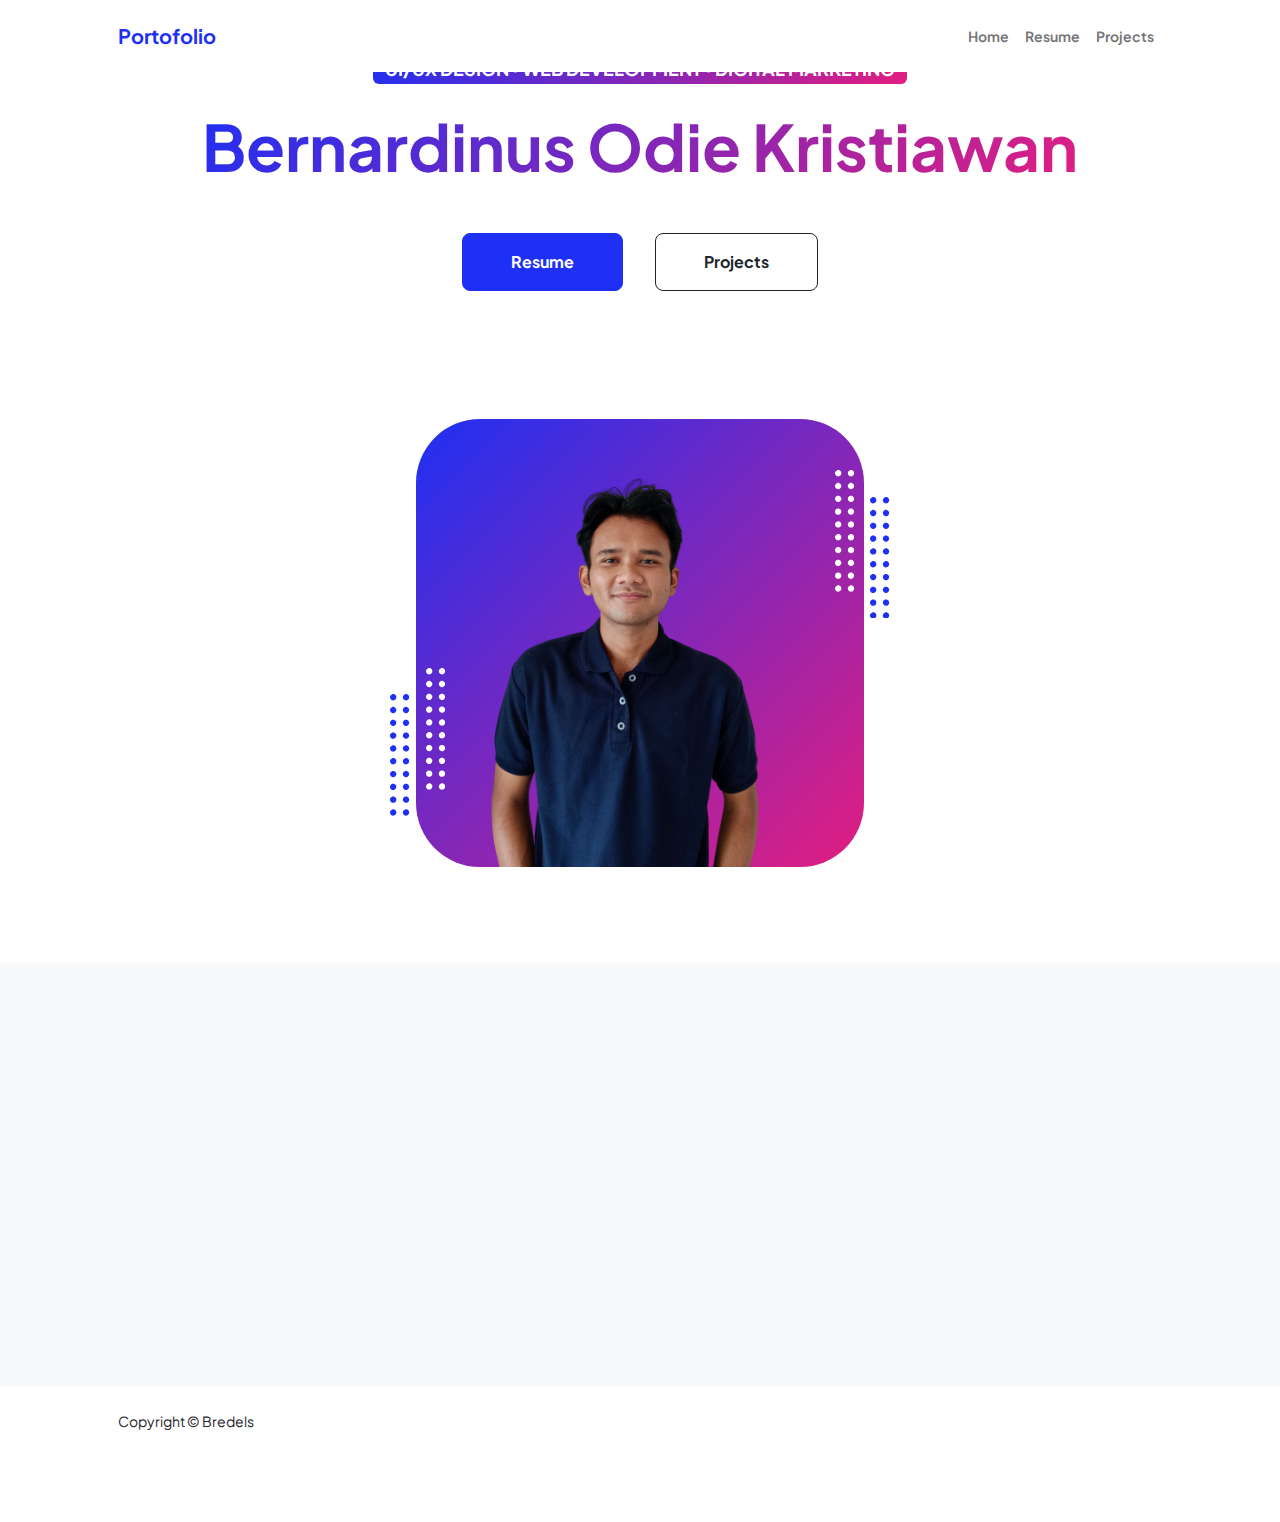
<file: index.html>
<!DOCTYPE html>
<html lang="en">
    <style>
        /* Animasi geser atas */
        .slide-up {
            opacity: 0;
            transform: translateY(100%);
            transition: all 1s ease-out;
        }

        .slide-up-visible {
            opacity: 1;
            transform: translateY(0);
        }

        .text-center {
            text-align: center;
        }

        .text-xxl-start {
            /* contoh styling tambahan */
            font-size: 24px;
        }

        /* Perilaku scroll yang halus */
        html {
            scroll-behavior: smooth;
        }
    </style>
    <head>
        <meta charset="utf-8" />
        <meta name="viewport" content="width=device-width, initial-scale=1, shrink-to-fit=no" />
        <meta name="description" content="" />
        <meta name="author" content="" />
        <title>Home - Portofolio</title>
        <!-- Favicon-->
        <link rel="icon" type="image/x-icon" href="assets/favicon.ico" />
        <!-- Custom Google font-->
        <link rel="preconnect" href="https://fonts.googleapis.com" />
        <link rel="preconnect" href="https://fonts.gstatic.com" crossorigin />
        <link href="https://fonts.googleapis.com/css2?family=Plus+Jakarta+Sans:wght@100;200;300;400;500;600;700;800;900&amp;display=swap" rel="stylesheet" />
        <!-- Bootstrap icons-->
        <link href="https://cdn.jsdelivr.net/npm/bootstrap-icons@1.8.1/font/bootstrap-icons.css" rel="stylesheet" />
        <!-- Core theme CSS (includes Bootstrap)-->
        <link href="css/styles.css" rel="stylesheet" />
    </head>
    <body class="d-flex flex-column h-100">
        <main class="flex-shrink-0">
            <!-- Navigation-->
            <nav class="navbar navbar-expand-lg navbar-light bg-white py-3 fixed-top">
                <div class="container px-5">
                    <a class="navbar-brand" href="index.html"><span class="fw-bolder text-primary">Portofolio</a>
                    <button class="navbar-toggler" type="button" data-bs-toggle="collapse" data-bs-target="#navbarSupportedContent" aria-controls="navbarSupportedContent" aria-expanded="false" aria-label="Toggle navigation"><span class="navbar-toggler-icon"></span></button>
                    <div class="collapse navbar-collapse" id="navbarSupportedContent">
                        <ul class="navbar-nav ms-auto mb-2 mb-lg-0 small fw-bolder">
                            <li class="nav-item"><a class="nav-link" href="index.html">Home</a></li>
                            <li class="nav-item"><a class="nav-link" href="resume.html">Resume</a></li>
                            <li class="nav-item"><a class="nav-link" href="projects.html">Projects</a></li>
<!--                             <li class="nav-item"><a class="nav-link" href="contact.html">Contact</a></li> -->
                        </ul>
                    </div>
                </div>
            </nav>
            <!-- Header-->
            <header class="py-5">
                <div class="container px-5 pb-5">
                    <div class="row gx-5 align-items-center">
                        <div class="col-xxl-5">
                            <!-- Header text content-->
                            <div class="text-center text-xxl-start slide-right">
                                <div class="badge bg-gradient-primary-to-secondary text-white mb-4"><div class="text-uppercase">UI/UX Design &middot; Web Development &middot; Digital Marketing</div></div>
                                <div class="fs-3 fw-light text-muted"></div>
                                <h1 class="display-3 fw-bolder mb-5"><span class="text-gradient d-inline">Bernardinus Odie Kristiawan</span></h1>
                                <div class="d-grid gap-3 d-sm-flex justify-content-sm-center justify-content-xxl-start mb-3">
                                    <a class="btn btn-primary btn-lg px-5 py-3 me-sm-3 fs-6 fw-bolder" href="resume.html">Resume</a>
                                    <a class="btn btn-outline-dark btn-lg px-5 py-3 fs-6 fw-bolder" href="projects.html">Projects</a>
                                </div>
                            </div>
                        </div>
                        <div class="col-xxl-7 slide-left">
                            <!-- Header profile picture-->
                            <div class="d-flex justify-content-center mt-5 mt-xxl-0">
                                <div class="profile bg-gradient-primary-to-secondary">
                                    <!-- TIP: For best results, use a photo with a transparent background like the demo example below-->
                                    <!-- Watch a tutorial on how to do this on YouTube (link)-->
                                    <img class="profile-img" src="assets/Profil2.png" alt="..." />
                                    <div class="dots-1">
                                        <!-- SVG Dots-->
                                        <svg version="1.1" xmlns="http://www.w3.org/2000/svg" xmlns:xlink="http://www.w3.org/1999/xlink" x="0px" y="0px" viewBox="0 0 191.6 1215.4" style="enable-background: new 0 0 191.6 1215.4" xml:space="preserve">
                                            <g transform="translate(0.000000,1280.000000) scale(0.100000,-0.100000)">
                                                <path d="M227.7,12788.6c-105-35-200-141-222-248c-43-206,163-412,369-369c155,32,275,190,260,339c-11,105-90,213-190,262        C383.7,12801.6,289.7,12808.6,227.7,12788.6z"></path>
                                                <path d="M1507.7,12788.6c-151-50-253-216-222-362c25-119,136-230,254-255c194-41,395,142,375,339c-11,105-90,213-190,262        C1663.7,12801.6,1569.7,12808.6,1507.7,12788.6z"></path>
                                                <path d="M227.7,11508.6c-105-35-200-141-222-248c-43-206,163-412,369-369c155,32,275,190,260,339c-11,105-90,213-190,262        C383.7,11521.6,289.7,11528.6,227.7,11508.6z"></path>
                                                <path d="M1507.7,11508.6c-151-50-253-216-222-362c25-119,136-230,254-255c194-41,395,142,375,339c-11,105-90,213-190,262        C1663.7,11521.6,1569.7,11528.6,1507.7,11508.6z"></path>
                                                <path d="M227.7,10228.6c-105-35-200-141-222-248c-43-206,163-412,369-369c155,32,275,190,260,339c-11,105-90,213-190,262        C383.7,10241.6,289.7,10248.6,227.7,10228.6z"></path>
                                                <path d="M1507.7,10228.6c-105-35-200-141-222-248c-43-206,163-412,369-369c155,32,275,190,260,339c-11,105-90,213-190,262        C1663.7,10241.6,1569.7,10248.6,1507.7,10228.6z"></path>
                                                <path d="M227.7,8948.6c-105-35-200-141-222-248c-43-206,163-412,369-369c155,32,275,190,260,339c-11,105-90,213-190,262        C383.7,8961.6,289.7,8968.6,227.7,8948.6z"></path>
                                                <path d="M1507.7,8948.6c-105-35-200-141-222-248c-43-206,163-412,369-369c155,32,275,190,260,339c-11,105-90,213-190,262        C1663.7,8961.6,1569.7,8968.6,1507.7,8948.6z"></path>
                                                <path d="M227.7,7668.6c-105-35-200-141-222-248c-43-206,163-412,369-369c155,32,275,190,260,339c-11,105-90,213-190,262        C383.7,7681.6,289.7,7688.6,227.7,7668.6z"></path>
                                                <path d="M1507.7,7668.6c-105-35-200-141-222-248c-43-206,163-412,369-369c155,32,275,190,260,339c-11,105-90,213-190,262        C1663.7,7681.6,1569.7,7688.6,1507.7,7668.6z"></path>
                                                <path d="M227.7,6388.6c-105-35-200-141-222-248c-43-206,163-412,369-369c155,32,275,190,260,339c-11,105-90,213-190,262        C383.7,6401.6,289.7,6408.6,227.7,6388.6z"></path>
                                                <path d="M1507.7,6388.6c-105-35-200-141-222-248c-43-206,163-412,369-369c155,32,275,190,260,339c-11,105-90,213-190,262        C1663.7,6401.6,1569.7,6408.6,1507.7,6388.6z"></path>
                                                <path d="M227.7,5108.6c-105-35-200-141-222-248c-43-206,163-412,369-369c155,32,275,190,260,339c-11,105-90,213-190,262        C383.7,5121.6,289.7,5128.6,227.7,5108.6z"></path>
                                                <path d="M1507.7,5108.6c-105-35-200-141-222-248c-43-206,163-412,369-369c155,32,275,190,260,339c-11,105-90,213-190,262        C1663.7,5121.6,1569.7,5128.6,1507.7,5108.6z"></path>
                                                <path d="M227.7,3828.6c-105-35-200-141-222-248c-43-206,163-412,369-369c155,32,275,190,260,339c-11,105-90,213-190,262        C383.7,3841.6,289.7,3848.6,227.7,3828.6z"></path>
                                                <path d="M1507.7,3828.6c-105-35-200-141-222-248c-43-206,163-412,369-369c155,32,275,190,260,339c-11,105-90,213-190,262        C1663.7,3841.6,1569.7,3848.6,1507.7,3828.6z"></path>
                                                <path d="M227.7,2548.6c-105-35-200-141-222-248c-43-206,163-412,369-369c155,32,275,190,260,339c-11,105-90,213-190,262        C383.7,2561.6,289.7,2568.6,227.7,2548.6z"></path>
                                                <path d="M1507.7,2548.6c-105-35-200-141-222-248c-43-206,163-412,369-369c155,32,275,190,260,339c-11,105-90,213-190,262        C1663.7,2561.6,1569.7,2568.6,1507.7,2548.6z"></path>
                                                <path d="M227.7,1268.6c-105-35-200-141-222-248c-43-206,163-412,369-369c155,32,275,190,260,339c-11,105-90,213-190,262        C383.7,1281.6,289.7,1288.6,227.7,1268.6z"></path>
                                                <path d="M1507.7,1268.6c-105-35-200-141-222-248c-43-206,163-412,369-369c155,32,275,190,260,339c-11,105-90,213-190,262        C1663.7,1281.6,1569.7,1288.6,1507.7,1268.6z"></path>
                                            </g>
                                        </svg>
                                        <!-- END of SVG dots-->
                                    </div>
                                    <div class="dots-2">
                                        <!-- SVG Dots-->
                                        <svg version="1.1" xmlns="http://www.w3.org/2000/svg" xmlns:xlink="http://www.w3.org/1999/xlink" x="0px" y="0px" viewBox="0 0 191.6 1215.4" style="enable-background: new 0 0 191.6 1215.4" xml:space="preserve">
                                            <g transform="translate(0.000000,1280.000000) scale(0.100000,-0.100000)">
                                                <path d="M227.7,12788.6c-105-35-200-141-222-248c-43-206,163-412,369-369c155,32,275,190,260,339c-11,105-90,213-190,262        C383.7,12801.6,289.7,12808.6,227.7,12788.6z"></path>
                                                <path d="M1507.7,12788.6c-151-50-253-216-222-362c25-119,136-230,254-255c194-41,395,142,375,339c-11,105-90,213-190,262        C1663.7,12801.6,1569.7,12808.6,1507.7,12788.6z"></path>
                                                <path d="M227.7,11508.6c-105-35-200-141-222-248c-43-206,163-412,369-369c155,32,275,190,260,339c-11,105-90,213-190,262        C383.7,11521.6,289.7,11528.6,227.7,11508.6z"></path>
                                                <path d="M1507.7,11508.6c-151-50-253-216-222-362c25-119,136-230,254-255c194-41,395,142,375,339c-11,105-90,213-190,262        C1663.7,11521.6,1569.7,11528.6,1507.7,11508.6z"></path>
                                                <path d="M227.7,10228.6c-105-35-200-141-222-248c-43-206,163-412,369-369c155,32,275,190,260,339c-11,105-90,213-190,262        C383.7,10241.6,289.7,10248.6,227.7,10228.6z"></path>
                                                <path d="M1507.7,10228.6c-105-35-200-141-222-248c-43-206,163-412,369-369c155,32,275,190,260,339c-11,105-90,213-190,262        C1663.7,10241.6,1569.7,10248.6,1507.7,10228.6z"></path>
                                                <path d="M227.7,8948.6c-105-35-200-141-222-248c-43-206,163-412,369-369c155,32,275,190,260,339c-11,105-90,213-190,262        C383.7,8961.6,289.7,8968.6,227.7,8948.6z"></path>
                                                <path d="M1507.7,8948.6c-105-35-200-141-222-248c-43-206,163-412,369-369c155,32,275,190,260,339c-11,105-90,213-190,262        C1663.7,8961.6,1569.7,8968.6,1507.7,8948.6z"></path>
                                                <path d="M227.7,7668.6c-105-35-200-141-222-248c-43-206,163-412,369-369c155,32,275,190,260,339c-11,105-90,213-190,262        C383.7,7681.6,289.7,7688.6,227.7,7668.6z"></path>
                                                <path d="M1507.7,7668.6c-105-35-200-141-222-248c-43-206,163-412,369-369c155,32,275,190,260,339c-11,105-90,213-190,262        C1663.7,7681.6,1569.7,7688.6,1507.7,7668.6z"></path>
                                                <path d="M227.7,6388.6c-105-35-200-141-222-248c-43-206,163-412,369-369c155,32,275,190,260,339c-11,105-90,213-190,262        C383.7,6401.6,289.7,6408.6,227.7,6388.6z"></path>
                                                <path d="M1507.7,6388.6c-105-35-200-141-222-248c-43-206,163-412,369-369c155,32,275,190,260,339c-11,105-90,213-190,262        C1663.7,6401.6,1569.7,6408.6,1507.7,6388.6z"></path>
                                                <path d="M227.7,5108.6c-105-35-200-141-222-248c-43-206,163-412,369-369c155,32,275,190,260,339c-11,105-90,213-190,262        C383.7,5121.6,289.7,5128.6,227.7,5108.6z"></path>
                                                <path d="M1507.7,5108.6c-105-35-200-141-222-248c-43-206,163-412,369-369c155,32,275,190,260,339c-11,105-90,213-190,262        C1663.7,5121.6,1569.7,5128.6,1507.7,5108.6z"></path>
                                                <path d="M227.7,3828.6c-105-35-200-141-222-248c-43-206,163-412,369-369c155,32,275,190,260,339c-11,105-90,213-190,262        C383.7,3841.6,289.7,3848.6,227.7,3828.6z"></path>
                                                <path d="M1507.7,3828.6c-105-35-200-141-222-248c-43-206,163-412,369-369c155,32,275,190,260,339c-11,105-90,213-190,262        C1663.7,3841.6,1569.7,3848.6,1507.7,3828.6z"></path>
                                                <path d="M227.7,2548.6c-105-35-200-141-222-248c-43-206,163-412,369-369c155,32,275,190,260,339c-11,105-90,213-190,262        C383.7,2561.6,289.7,2568.6,227.7,2548.6z"></path>
                                                <path d="M1507.7,2548.6c-105-35-200-141-222-248c-43-206,163-412,369-369c155,32,275,190,260,339c-11,105-90,213-190,262        C1663.7,2561.6,1569.7,2568.6,1507.7,2548.6z"></path>
                                                <path d="M227.7,1268.6c-105-35-200-141-222-248c-43-206,163-412,369-369c155,32,275,190,260,339c-11,105-90,213-190,262        C383.7,1281.6,289.7,1288.6,227.7,1268.6z"></path>
                                                <path d="M1507.7,1268.6c-105-35-200-141-222-248c-43-206,163-412,369-369c155,32,275,190,260,339c-11,105-90,213-190,262        C1663.7,1281.6,1569.7,1288.6,1507.7,1268.6z"></path>
                                            </g>
                                        </svg>
                                        <!-- END of SVG dots-->
                                    </div>
                                    <div class="dots-3">
                                        <!-- SVG Dots-->
                                        <svg version="1.1" xmlns="http://www.w3.org/2000/svg" xmlns:xlink="http://www.w3.org/1999/xlink" x="0px" y="0px" viewBox="0 0 191.6 1215.4" style="enable-background: new 0 0 191.6 1215.4" xml:space="preserve">
                                            <g transform="translate(0.000000,1280.000000) scale(0.100000,-0.100000)">
                                                <path d="M227.7,12788.6c-105-35-200-141-222-248c-43-206,163-412,369-369c155,32,275,190,260,339c-11,105-90,213-190,262        C383.7,12801.6,289.7,12808.6,227.7,12788.6z"></path>
                                                <path d="M1507.7,12788.6c-151-50-253-216-222-362c25-119,136-230,254-255c194-41,395,142,375,339c-11,105-90,213-190,262        C1663.7,12801.6,1569.7,12808.6,1507.7,12788.6z"></path>
                                                <path d="M227.7,11508.6c-105-35-200-141-222-248c-43-206,163-412,369-369c155,32,275,190,260,339c-11,105-90,213-190,262        C383.7,11521.6,289.7,11528.6,227.7,11508.6z"></path>
                                                <path d="M1507.7,11508.6c-151-50-253-216-222-362c25-119,136-230,254-255c194-41,395,142,375,339c-11,105-90,213-190,262        C1663.7,11521.6,1569.7,11528.6,1507.7,11508.6z"></path>
                                                <path d="M227.7,10228.6c-105-35-200-141-222-248c-43-206,163-412,369-369c155,32,275,190,260,339c-11,105-90,213-190,262        C383.7,10241.6,289.7,10248.6,227.7,10228.6z"></path>
                                                <path d="M1507.7,10228.6c-105-35-200-141-222-248c-43-206,163-412,369-369c155,32,275,190,260,339c-11,105-90,213-190,262        C1663.7,10241.6,1569.7,10248.6,1507.7,10228.6z"></path>
                                                <path d="M227.7,8948.6c-105-35-200-141-222-248c-43-206,163-412,369-369c155,32,275,190,260,339c-11,105-90,213-190,262        C383.7,8961.6,289.7,8968.6,227.7,8948.6z"></path>
                                                <path d="M1507.7,8948.6c-105-35-200-141-222-248c-43-206,163-412,369-369c155,32,275,190,260,339c-11,105-90,213-190,262        C1663.7,8961.6,1569.7,8968.6,1507.7,8948.6z"></path>
                                                <path d="M227.7,7668.6c-105-35-200-141-222-248c-43-206,163-412,369-369c155,32,275,190,260,339c-11,105-90,213-190,262        C383.7,7681.6,289.7,7688.6,227.7,7668.6z"></path>
                                                <path d="M1507.7,7668.6c-105-35-200-141-222-248c-43-206,163-412,369-369c155,32,275,190,260,339c-11,105-90,213-190,262        C1663.7,7681.6,1569.7,7688.6,1507.7,7668.6z"></path>
                                                <path d="M227.7,6388.6c-105-35-200-141-222-248c-43-206,163-412,369-369c155,32,275,190,260,339c-11,105-90,213-190,262        C383.7,6401.6,289.7,6408.6,227.7,6388.6z"></path>
                                                <path d="M1507.7,6388.6c-105-35-200-141-222-248c-43-206,163-412,369-369c155,32,275,190,260,339c-11,105-90,213-190,262        C1663.7,6401.6,1569.7,6408.6,1507.7,6388.6z"></path>
                                                <path d="M227.7,5108.6c-105-35-200-141-222-248c-43-206,163-412,369-369c155,32,275,190,260,339c-11,105-90,213-190,262        C383.7,5121.6,289.7,5128.6,227.7,5108.6z"></path>
                                                <path d="M1507.7,5108.6c-105-35-200-141-222-248c-43-206,163-412,369-369c155,32,275,190,260,339c-11,105-90,213-190,262        C1663.7,5121.6,1569.7,5128.6,1507.7,5108.6z"></path>
                                                <path d="M227.7,3828.6c-105-35-200-141-222-248c-43-206,163-412,369-369c155,32,275,190,260,339c-11,105-90,213-190,262        C383.7,3841.6,289.7,3848.6,227.7,3828.6z"></path>
                                                <path d="M1507.7,3828.6c-105-35-200-141-222-248c-43-206,163-412,369-369c155,32,275,190,260,339c-11,105-90,213-190,262        C1663.7,3841.6,1569.7,3848.6,1507.7,3828.6z"></path>
                                                <path d="M227.7,2548.6c-105-35-200-141-222-248c-43-206,163-412,369-369c155,32,275,190,260,339c-11,105-90,213-190,262        C383.7,2561.6,289.7,2568.6,227.7,2548.6z"></path>
                                                <path d="M1507.7,2548.6c-105-35-200-141-222-248c-43-206,163-412,369-369c155,32,275,190,260,339c-11,105-90,213-190,262        C1663.7,2561.6,1569.7,2568.6,1507.7,2548.6z"></path>
                                                <path d="M227.7,1268.6c-105-35-200-141-222-248c-43-206,163-412,369-369c155,32,275,190,260,339c-11,105-90,213-190,262        C383.7,1281.6,289.7,1288.6,227.7,1268.6z"></path>
                                                <path d="M1507.7,1268.6c-105-35-200-141-222-248c-43-206,163-412,369-369c155,32,275,190,260,339c-11,105-90,213-190,262        C1663.7,1281.6,1569.7,1288.6,1507.7,1268.6z"></path>
                                            </g>
                                        </svg>
                                        <!-- END of SVG dots-->
                                    </div>
                                    <div class="dots-4">
                                        <!-- SVG Dots-->
                                        <svg version="1.1" xmlns="http://www.w3.org/2000/svg" xmlns:xlink="http://www.w3.org/1999/xlink" x="0px" y="0px" viewBox="0 0 191.6 1215.4" style="enable-background: new 0 0 191.6 1215.4" xml:space="preserve">
                                            <g transform="translate(0.000000,1280.000000) scale(0.100000,-0.100000)">
                                                <path d="M227.7,12788.6c-105-35-200-141-222-248c-43-206,163-412,369-369c155,32,275,190,260,339c-11,105-90,213-190,262        C383.7,12801.6,289.7,12808.6,227.7,12788.6z"></path>
                                                <path d="M1507.7,12788.6c-151-50-253-216-222-362c25-119,136-230,254-255c194-41,395,142,375,339c-11,105-90,213-190,262        C1663.7,12801.6,1569.7,12808.6,1507.7,12788.6z"></path>
                                                <path d="M227.7,11508.6c-105-35-200-141-222-248c-43-206,163-412,369-369c155,32,275,190,260,339c-11,105-90,213-190,262        C383.7,11521.6,289.7,11528.6,227.7,11508.6z"></path>
                                                <path d="M1507.7,11508.6c-151-50-253-216-222-362c25-119,136-230,254-255c194-41,395,142,375,339c-11,105-90,213-190,262        C1663.7,11521.6,1569.7,11528.6,1507.7,11508.6z"></path>
                                                <path d="M227.7,10228.6c-105-35-200-141-222-248c-43-206,163-412,369-369c155,32,275,190,260,339c-11,105-90,213-190,262        C383.7,10241.6,289.7,10248.6,227.7,10228.6z"></path>
                                                <path d="M1507.7,10228.6c-105-35-200-141-222-248c-43-206,163-412,369-369c155,32,275,190,260,339c-11,105-90,213-190,262        C1663.7,10241.6,1569.7,10248.6,1507.7,10228.6z"></path>
                                                <path d="M227.7,8948.6c-105-35-200-141-222-248c-43-206,163-412,369-369c155,32,275,190,260,339c-11,105-90,213-190,262        C383.7,8961.6,289.7,8968.6,227.7,8948.6z"></path>
                                                <path d="M1507.7,8948.6c-105-35-200-141-222-248c-43-206,163-412,369-369c155,32,275,190,260,339c-11,105-90,213-190,262        C1663.7,8961.6,1569.7,8968.6,1507.7,8948.6z"></path>
                                                <path d="M227.7,7668.6c-105-35-200-141-222-248c-43-206,163-412,369-369c155,32,275,190,260,339c-11,105-90,213-190,262        C383.7,7681.6,289.7,7688.6,227.7,7668.6z"></path>
                                                <path d="M1507.7,7668.6c-105-35-200-141-222-248c-43-206,163-412,369-369c155,32,275,190,260,339c-11,105-90,213-190,262        C1663.7,7681.6,1569.7,7688.6,1507.7,7668.6z"></path>
                                                <path d="M227.7,6388.6c-105-35-200-141-222-248c-43-206,163-412,369-369c155,32,275,190,260,339c-11,105-90,213-190,262        C383.7,6401.6,289.7,6408.6,227.7,6388.6z"></path>
                                                <path d="M1507.7,6388.6c-105-35-200-141-222-248c-43-206,163-412,369-369c155,32,275,190,260,339c-11,105-90,213-190,262        C1663.7,6401.6,1569.7,6408.6,1507.7,6388.6z"></path>
                                                <path d="M227.7,5108.6c-105-35-200-141-222-248c-43-206,163-412,369-369c155,32,275,190,260,339c-11,105-90,213-190,262        C383.7,5121.6,289.7,5128.6,227.7,5108.6z"></path>
                                                <path d="M1507.7,5108.6c-105-35-200-141-222-248c-43-206,163-412,369-369c155,32,275,190,260,339c-11,105-90,213-190,262        C1663.7,5121.6,1569.7,5128.6,1507.7,5108.6z"></path>
                                                <path d="M227.7,3828.6c-105-35-200-141-222-248c-43-206,163-412,369-369c155,32,275,190,260,339c-11,105-90,213-190,262        C383.7,3841.6,289.7,3848.6,227.7,3828.6z"></path>
                                                <path d="M1507.7,3828.6c-105-35-200-141-222-248c-43-206,163-412,369-369c155,32,275,190,260,339c-11,105-90,213-190,262        C1663.7,3841.6,1569.7,3848.6,1507.7,3828.6z"></path>
                                                <path d="M227.7,2548.6c-105-35-200-141-222-248c-43-206,163-412,369-369c155,32,275,190,260,339c-11,105-90,213-190,262        C383.7,2561.6,289.7,2568.6,227.7,2548.6z"></path>
                                                <path d="M1507.7,2548.6c-105-35-200-141-222-248c-43-206,163-412,369-369c155,32,275,190,260,339c-11,105-90,213-190,262        C1663.7,2561.6,1569.7,2568.6,1507.7,2548.6z"></path>
                                                <path d="M227.7,1268.6c-105-35-200-141-222-248c-43-206,163-412,369-369c155,32,275,190,260,339c-11,105-90,213-190,262        C383.7,1281.6,289.7,1288.6,227.7,1268.6z"></path>
                                                <path d="M1507.7,1268.6c-105-35-200-141-222-248c-43-206,163-412,369-369c155,32,275,190,260,339c-11,105-90,213-190,262        C1663.7,1281.6,1569.7,1288.6,1507.7,1268.6z"></path>
                                            </g>
                                        </svg>
                                        <!-- END of SVG dots-->
                                    </div>
                                </div>
                            </div>
                        </div>
                    </div>
                </div>
            </header>
            <!-- About Section-->
            <section class="bg-light py-5">
                <div class="container px-5">
                    <div class="row gx-5 justify-content-center">
                        <div class="col-xxl-8">
                            <div class="text-center my-5 slide-up" id="about-me-section">
                                <h2 class="display-5 fw-bolder"><span class="text-gradient d-inline">About Me</span></h2>
                                <p class="lead fw-light mb-4">My name is Bernardinus Odie Kristiawan</p>
                                <p class="text-muted">A fresh graduate of the Information Systems program, motivated to develop a deep interest in Information Technology, UI/UX Design, Digital Marketing, and learning new things.</p>
                                <div class="d-flex justify-content-center fs-2 gap-4">
                                    <!-- <a class="text-gradient" href="#!"><i class="bi bi-twitter"></i></a> -->
                                    <a class="text-gradient" href="https://www.linkedin.com/in/bernardinus-odie-kristiawan-926614242/"><i class="bi bi-linkedin"></i></a>
                                    <!-- <a class="text-gradient" href="#!"><i class="bi bi-github"></i></a> -->
                                </div>
                            </div>
                        </div>
                    </div>
                </div>
            </section>
        </main>
        <!-- Footer-->
        <footer class="bg-white py-4 mt-auto">
            <div class="container px-5">
                <div class="row align-items-center justify-content-between flex-column flex-sm-row">
                    <div class="col-auto"><div class="small m-0">Copyright &copy; Bredels </div></div>
<!--                     <div class="col-auto">
                        <a class="small" href="#!">Privacy</a>
                        <span class="mx-1">&middot;</span>
                        <a class="small" href="#!">Terms</a>
                        <span class="mx-1">&middot;</span>
                        <a class="small" href="#!">Contact</a>
                    </div> -->
                </div>
            </div>
        </footer>
        <!-- Bootstrap core JS-->
        <script src="https://cdn.jsdelivr.net/npm/bootstrap@5.2.3/dist/js/bootstrap.bundle.min.js"></script>
        <!-- Core theme JS-->
        <script src="js/scripts.js"></script>
        <script>
              document.addEventListener("DOMContentLoaded", function() {
        var observer = new IntersectionObserver(function(entries) {
            entries.forEach(function(entry) {
                if (entry.isIntersecting) {
                    entry.target.classList.add("slide-up-visible");
                }
            });
        }, {
            threshold: 0.1
        });

        var element = document.getElementById("about-me-section");
        observer.observe(element);
    });
        </script>
    </body>
</html>
</file>
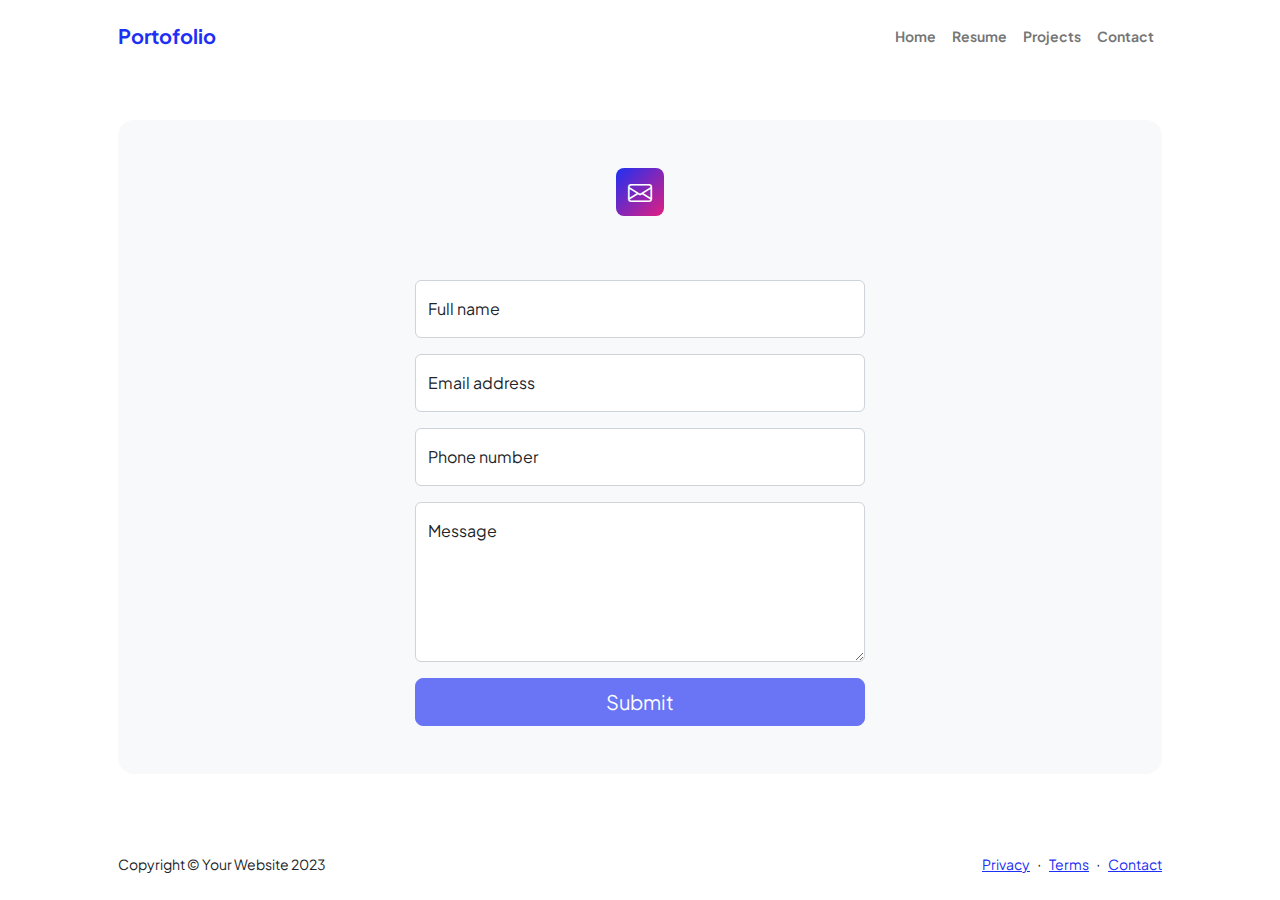
<file: contact.html>
<!DOCTYPE html>
<html lang="en">
    <head>
        <meta charset="utf-8" />
        <meta name="viewport" content="width=device-width, initial-scale=1, shrink-to-fit=no" />
        <meta name="description" content />
        <meta name="author" content />
        <title>Contact - Portofolio</title>
        <!-- Favicon-->
        <link rel="icon" type="image/x-icon" href="assets/favicon.ico" />
        <!-- Custom Google font-->
        <link rel="preconnect" href="https://fonts.googleapis.com" />
        <link rel="preconnect" href="https://fonts.gstatic.com" crossorigin />
        <link href="https://fonts.googleapis.com/css2?family=Plus+Jakarta+Sans:wght@100;200;300;400;500;600;700;800;900&amp;display=swap" rel="stylesheet" />
        <!-- Bootstrap icons-->
        <link href="https://cdn.jsdelivr.net/npm/bootstrap-icons@1.8.1/font/bootstrap-icons.css" rel="stylesheet" />
        <!-- Core theme CSS (includes Bootstrap)-->
        <link href="css/styles.css" rel="stylesheet" />
    </head>
    <body class="d-flex flex-column">
        <main class="flex-shrink-0">
            <!-- Navigation-->
            <nav class="navbar navbar-expand-lg navbar-light bg-white py-3">
                <div class="container px-5">
                    <a class="navbar-brand" href="index.html"><span class="fw-bolder text-primary">Portofolio</span></a>
                    <button class="navbar-toggler" type="button" data-bs-toggle="collapse" data-bs-target="#navbarSupportedContent" aria-controls="navbarSupportedContent" aria-expanded="false" aria-label="Toggle navigation"><span class="navbar-toggler-icon"></span></button>
                    <div class="collapse navbar-collapse" id="navbarSupportedContent">
                        <ul class="navbar-nav ms-auto mb-2 mb-lg-0 small fw-bolder">
                            <li class="nav-item"><a class="nav-link" href="index.html">Home</a></li>
                            <li class="nav-item"><a class="nav-link" href="resume.html">Resume</a></li>
                            <li class="nav-item"><a class="nav-link" href="projects.html">Projects</a></li>
                            <li class="nav-item"><a class="nav-link" href="contact.html">Contact</a></li>
                        </ul>
                    </div>
                </div>
            </nav>
            <!-- Page content-->
            <section class="py-5">
                <div class="container px-5">
                    <!-- Contact form-->
                    <div class="bg-light rounded-4 py-5 px-4 px-md-5">
                        <div class="text-center mb-5">
                            <div class="feature bg-primary bg-gradient-primary-to-secondary text-white rounded-3 mb-3"><i class="bi bi-envelope"></i></div>
                            <h1 class="fw-bolder"></h1>
                            <p class="lead fw-normal text-muted mb-0"></p>
                        </div>
                        <div class="row gx-5 justify-content-center">
                            <div class="col-lg-8 col-xl-6">
                                <!-- * * * * * * * * * * * * * * *-->
                                <!-- * * SB Forms Contact Form * *-->
                                <!-- * * * * * * * * * * * * * * *-->
                                <!-- This form is pre-integrated with SB Forms.-->
                                <!-- To make this form functional, sign up at-->
                                <!-- https://startbootstrap.com/solution/contact-forms-->
                                <!-- to get an API token!-->
                                <form id="contactForm" data-sb-form-api-token="API_TOKEN">
                                    <!-- Name input-->
                                    <div class="form-floating mb-3">
                                        <input class="form-control" id="name" type="text" placeholder="Enter your name..." data-sb-validations="required" />
                                        <label for="name">Full name</label>
                                        <div class="invalid-feedback" data-sb-feedback="name:required">A name is required.</div>
                                    </div>
                                    <!-- Email address input-->
                                    <div class="form-floating mb-3">
                                        <input class="form-control" id="email" type="email" placeholder="name@example.com" data-sb-validations="required,email" />
                                        <label for="email">Email address</label>
                                        <div class="invalid-feedback" data-sb-feedback="email:required">An email is required.</div>
                                        <div class="invalid-feedback" data-sb-feedback="email:email">Email is not valid.</div>
                                    </div>
                                    <!-- Phone number input-->
                                    <div class="form-floating mb-3">
                                        <input class="form-control" id="phone" type="tel" placeholder="(123) 456-7890" data-sb-validations="required" />
                                        <label for="phone">Phone number</label>
                                        <div class="invalid-feedback" data-sb-feedback="phone:required">A phone number is required.</div>
                                    </div>
                                    <!-- Message input-->
                                    <div class="form-floating mb-3">
                                        <textarea class="form-control" id="message" type="text" placeholder="Enter your message here..." style="height: 10rem" data-sb-validations="required"></textarea>
                                        <label for="message">Message</label>
                                        <div class="invalid-feedback" data-sb-feedback="message:required">A message is required.</div>
                                    </div>
                                    <!-- Submit success message-->
                                    <!---->
                                    <!-- This is what your users will see when the form-->
                                    <!-- has successfully submitted-->
                                    <div class="d-none" id="submitSuccessMessage">
                                        <div class="text-center mb-3">
                                            <div class="fw-bolder">Form submission successful!</div>
                                            To activate this form, sign up at
                                            <br />
                                            <a href="https://startbootstrap.com/solution/contact-forms">https://startbootstrap.com/solution/contact-forms</a>
                                        </div>
                                    </div>
                                    <!-- Submit error message-->
                                    <!---->
                                    <!-- This is what your users will see when there is-->
                                    <!-- an error submitting the form-->
                                    <div class="d-none" id="submitErrorMessage"><div class="text-center text-danger mb-3">Error sending message!</div></div>
                                    <!-- Submit Button-->
                                    <div class="d-grid"><button class="btn btn-primary btn-lg disabled" id="submitButton" type="submit">Submit</button></div>
                                </form>
                            </div>
                        </div>
                    </div>
                </div>
            </section>
        </main>
        <!-- Footer-->
        <footer class="bg-white py-4 mt-auto">
            <div class="container px-5">
                <div class="row align-items-center justify-content-between flex-column flex-sm-row">
                    <div class="col-auto"><div class="small m-0">Copyright &copy; Your Website 2023</div></div>
                    <div class="col-auto">
                        <a class="small" href="#!">Privacy</a>
                        <span class="mx-1">&middot;</span>
                        <a class="small" href="#!">Terms</a>
                        <span class="mx-1">&middot;</span>
                        <a class="small" href="#!">Contact</a>
                    </div>
                </div>
            </div>
        </footer>
        <!-- Bootstrap core JS-->
        <script src="https://cdn.jsdelivr.net/npm/bootstrap@5.2.3/dist/js/bootstrap.bundle.min.js"></script>
        <!-- Core theme JS-->
        <script src="js/scripts.js"></script>
        <!-- * * * * * * * * * * * * * * * * * * * * * * * * * * * * * * * * * * * * * * * *-->
        <!-- * *                               SB Forms JS                               * *-->
        <!-- * * Activate your form at https://startbootstrap.com/solution/contact-forms * *-->
        <!-- * * * * * * * * * * * * * * * * * * * * * * * * * * * * * * * * * * * * * * * *-->
        <script src="https://cdn.startbootstrap.com/sb-forms-latest.js"></script>
    </body>
</html>
</file>
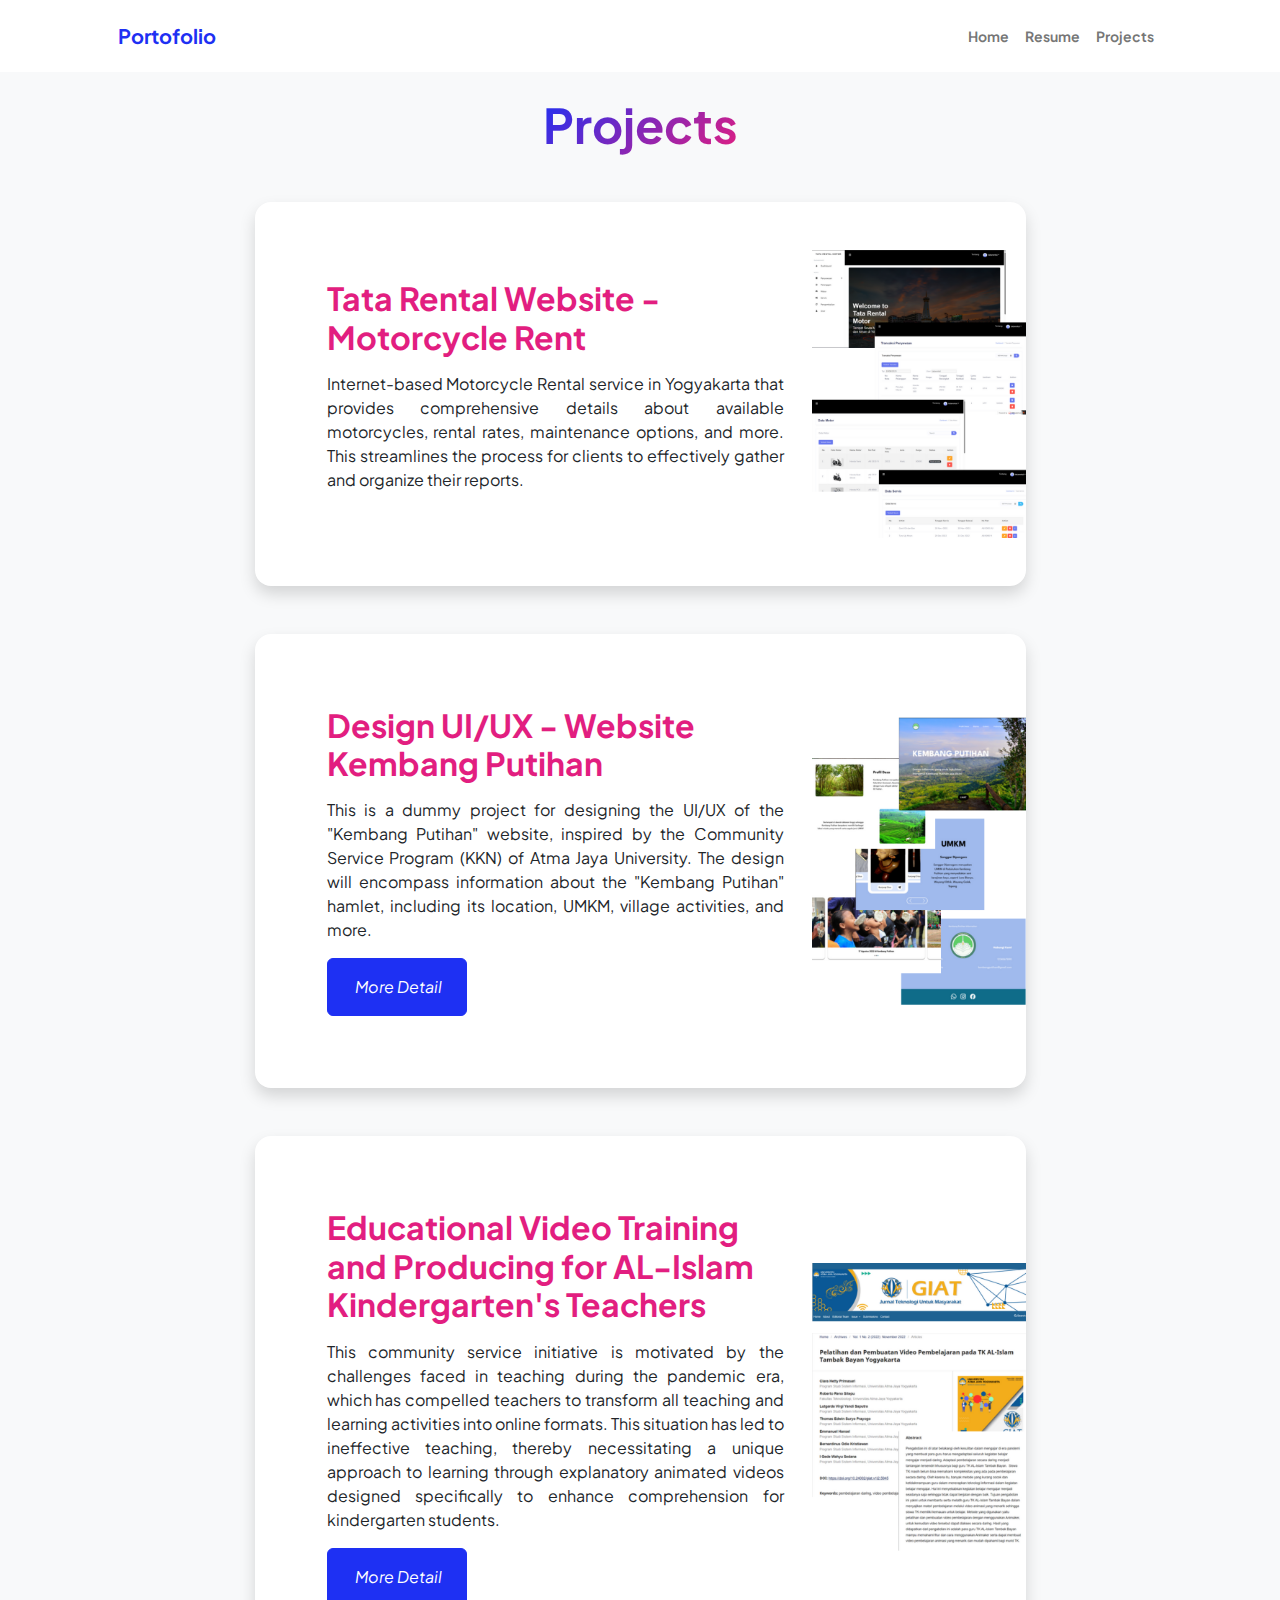
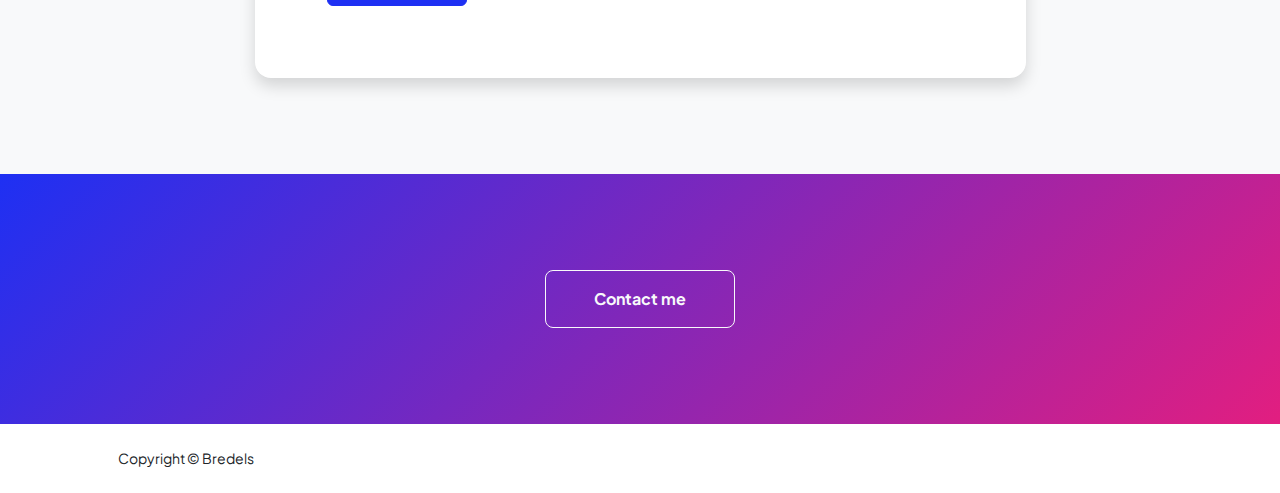
<file: projects.html>
<!DOCTYPE html>
<html lang="en">

    <head>
        <meta charset="utf-8" />
        <meta name="viewport" content="width=device-width, initial-scale=1, shrink-to-fit=no" />
        <meta name="description" content="" />
        <meta name="author" content="" />
        <title>Projects - Portofolio</title>
        <!-- Favicon-->
        <link rel="icon" type="image/x-icon" href="assets/favicon.ico" />
        <!-- Custom Google font-->
        <link rel="preconnect" href="https://fonts.googleapis.com" />
        <link rel="preconnect" href="https://fonts.gstatic.com" crossorigin />
        <link href="https://fonts.googleapis.com/css2?family=Plus+Jakarta+Sans:wght@100;200;300;400;500;600;700;800;900&amp;display=swap" rel="stylesheet" />
        <!-- Bootstrap icons-->
        <link href="https://cdn.jsdelivr.net/npm/bootstrap-icons@1.8.1/font/bootstrap-icons.css" rel="stylesheet" />
        <!-- Core theme CSS (includes Bootstrap)-->
        <link href="css/styles.css" rel="stylesheet" />
    </head>
    <body class="d-flex flex-column h-100 bg-light">
        <main class="flex-shrink-0">
            <!-- Navigation-->
            <nav class="navbar navbar-expand-lg navbar-light bg-white py-3 fixed-top">
                <div class="container px-5">
                    <a class="navbar-brand" href="index.html"><span class="fw-bolder text-primary">Portofolio</span></a>
                    <button class="navbar-toggler" type="button" data-bs-toggle="collapse" data-bs-target="#navbarSupportedContent" aria-controls="navbarSupportedContent" aria-expanded="false" aria-label="Toggle navigation"><span class="navbar-toggler-icon"></span></button>
                    <div class="collapse navbar-collapse" id="navbarSupportedContent">
                        <ul class="navbar-nav ms-auto mb-2 mb-lg-0 small fw-bolder">
                            <li class="nav-item"><a class="nav-link" href="index.html">Home</a></li>
                            <li class="nav-item"><a class="nav-link" href="resume.html">Resume</a></li>
                            <li class="nav-item"><a class="nav-link" href="projects.html">Projects</a></li>
<!--                             <li class="nav-item"><a class="nav-link" href="contact.html">Contact</a></li> -->
                        </ul>
                    </div>
                </div>
            </nav>
            <!-- Projects Section-->
            <div class="container mb-5"></div>
            <section class="py-5">
                <div class="container px-5 mb-5">
                    <div class="text-center mb-5">
                        <h1 class="display-5 fw-bolder mb-0"><span class="text-gradient d-inline">Projects</span></h1>
                    </div>
                    <div class="row gx-5 justify-content-center slide-up">
                        <div class="col-lg-11 col-xl-9 col-xxl-8">
                            <!-- Project Card 1-->
                            <div class="card overflow-hidden shadow rounded-4 border-0 mb-5">

                                <div class="card-body p-5">
                                    <div class="row align-items-center gx-1">
                                        <div class="col text-center text-lg-start mb-4 mb-lg-0">
                                            <div class="p-4 rounded-4">
                                                <h2 class="text-secondary fw-bolder mb-3">Tata Rental Website - Motorcycle Rent</h2>
                                                <div class="mb-2">
                                                    <p style="text-align: justify;">Internet-based Motorcycle Rental service in Yogyakarta that provides comprehensive details about available motorcycles, rental rates, maintenance options, and more. This streamlines the process for clients to effectively gather and organize their reports.</p>
                                                    <!-- <div class="small text-muted">Bandarlampung, Lampung</div> -->
                                                </div>
                                                <div class="fst-italic">
                                                    <!-- <div class="small text-muted">Senior High School in Social</div> -->
                                                    <!-- <a class="btn btn-primary px-4 py-3" href="https://tatarental.000webhostapp.com/">
                                                        <div class="d-inline-block"></div>
                                                        Visit Web 
                                                    </a> -->
                                                </div>
                                            </div>
                                        </div>
                                        <div class="col-lg-3"><div>
                                            <img src="assets/Untitled design (3).png" class="img-fluid" style="max-width: 216px;">
                                        </div></div>
                                    </div>
                                </div>  

                                <!-- <div class="card-body p-0">
                                    <div class="d-flex align-items-center">
                                        <div class="p-5">
                                            <h2 class="fw-bolder">Tata Rental Website - Motorcycle Rent</h2>
                                            <p>Internet-based Motorcycle Rental service in Yogyakarta that provides comprehensive details about available motorcycles, rental rates, maintenance options, and more. This streamlines the process for clients to effectively gather and organize their reports.</p>
                                        </div>
                                        <img class="img-fluid" src="assets/Untitled design (3).png" alt="..." />
                                    </div>
                                </div> -->
                            </div>

                            <div class="card overflow-hidden shadow rounded-4 border-0 mb-5">

                                <div class="card-body p-5">
                                    <div class="row align-items-center gx-1">
                                        <div class="col text-center text-lg-start mb-4 mb-lg-0">
                                            <div class="p-4 rounded-4">
                                                <h2 class="text-secondary fw-bolder mb-3">Design UI/UX - Website Kembang Putihan </h2>
                                                <div class="mb-2">
                                                    <p style="text-align: justify;">This is a dummy project for designing the UI/UX of the "Kembang Putihan" website, inspired by the Community Service Program (KKN) of Atma Jaya University. The design will encompass information about the "Kembang Putihan" hamlet, including its location, UMKM, village activities, and more.</p>
                                                    <!-- <div class="small text-muted">Bandarlampung, Lampung</div> -->
                                                </div>
                                                <div class="fst-italic">
                                                    <!-- <div class="small text-muted">Senior High School in Social</div> -->
                                                    <a class="btn btn-primary px-4 py-3" href="https://www.figma.com/file/ylhyLEXAciZt4pPnT7tiVh/Wireframe-Kembang-Putihan?type=design&node-id=0%3A1&mode=design&t=gjSqnQDp7K7jSfZw-1">
                                                        <div class="d-inline-block"></div>
                                                        More Detail 
                                                    </a>
                                                </div>
                                            </div>
                                        </div>
                                        <div class="col-lg-3"><div>
                                            <img src="assets/Untitled design (5).png" class="img-fluid" style="max-width: 216px;">
                                        </div></div>
                                    </div>
                                </div>  

                                <!-- <div class="card-body p-0">
                                    <div class="d-flex align-items-center">
                                        <div class="p-5">
                                            <h2 class="fw-bolder">Tata Rental Website - Motorcycle Rent</h2>
                                            <p>Internet-based Motorcycle Rental service in Yogyakarta that provides comprehensive details about available motorcycles, rental rates, maintenance options, and more. This streamlines the process for clients to effectively gather and organize their reports.</p>
                                        </div>
                                        <img class="img-fluid" src="assets/Untitled design (3).png" alt="..." />
                                    </div>
                                </div> -->
                            </div>

                            <!-- Project Card 2-->
                            <div class="card overflow-hidden shadow rounded-4 border-0">

                                <div class="card-body p-5">
                                    <div class="row align-items-center gx-1">
                                        <div class="col text-center text-lg-start mb-4 mb-lg-0">
                                            <div class="p-4 rounded-4">
                                                <h2 class="text-secondary fw-bolder mb-3">Educational Video Training and Producing for AL-Islam Kindergarten's Teachers</h2>
                                                <div class="mb-2">
                                                    <p style="text-align: justify;">This community service initiative is motivated by the challenges faced in teaching during the pandemic era, which has compelled teachers to transform all teaching and learning activities into online formats. This situation has led to ineffective teaching, thereby necessitating a unique approach to learning through explanatory animated videos designed specifically to enhance comprehension for kindergarten students.</p>
                                                    <!-- <div class="small text-muted">Bandarlampung, Lampung</div> -->
                                                </div>
                                                <div class="fst-italic">
                                                    <a class="btn btn-primary px-4 py-3" href="https://ojs.uajy.ac.id/index.php/giat/article/view/5945">
                                                        <div class="d-inline-block"></div>
                                                        More Detail
                                                    </a>
                                                    <!-- <div class="small text-muted">Senior High School in Social</div> -->
                                                </div>
                                            </div>
                                        </div>
                                        <div class="col-lg-3"><div>
                                            <img src="assets/Untitled design (4).png" class="img-fluid" style="max-width: 216px;">
                                        </div></div>
                                    </div>
                                </div> 

                                <!-- <div class="card-body p-0">
                                    <div class="d-flex align-items-center">
                                        <div class="p-5">
                                            <h2 class="fw-bolder">Educational Video Training and Producing for AL-Islam Kindergarten's Teachers</h2>
                                            <p>This community service initiative is motivated by the challenges faced in teaching during the pandemic era, which has compelled teachers to transform all teaching and learning activities into online formats. This situation has led to ineffective teaching, thereby necessitating a unique approach to learning through explanatory animated videos designed specifically to enhance comprehension for kindergarten students.</p>
                                        </div>
                                        <img class="img-fluid" src="assets/Untitled design (4).png" alt="..." />
                                    </div>
                                </div> -->
                            </div>
                            
                        </div>
                    </div>
                </div>
            </section>
            <!-- Call to action section-->
            <section class="py-5 bg-gradient-primary-to-secondary text-white">
                <div class="container px-5 my-5">
                    <div class="text-center">
                        <h2 class="display-4 fw-bolder mb-4"></h2>
                        <a class="btn btn-outline-light btn-lg px-5 py-3 fs-6 fw-bolder" href="https://wa.me/6282278992840?text=Halo%">Contact me</a>
                    </div>
                </div>
            </section>
        </main>
        <!-- Footer-->
        <footer class="bg-white py-4 mt-auto">
            <div class="container px-5">
                <div class="row align-items-center justify-content-between flex-column flex-sm-row">
                    <div class="col-auto"><div class="small m-0">Copyright &copy; Bredels </div></div>
<!--                     <div class="col-auto">
                        <a class="small" href="#!">Privacy</a>
                        <span class="mx-1">&middot;</span>
                        <a class="small" href="#!">Terms</a>
                        <span class="mx-1">&middot;</span>
                        <a class="small" href="#!">Contact</a>
                    </div> -->
                </div>
            </div>
        </footer>
        <!-- Bootstrap core JS-->
        <script src="https://cdn.jsdelivr.net/npm/bootstrap@5.2.3/dist/js/bootstrap.bundle.min.js"></script>
        <!-- Core theme JS-->
        <script src="js/scripts.js"></script>
    </body>
</html>
</file>
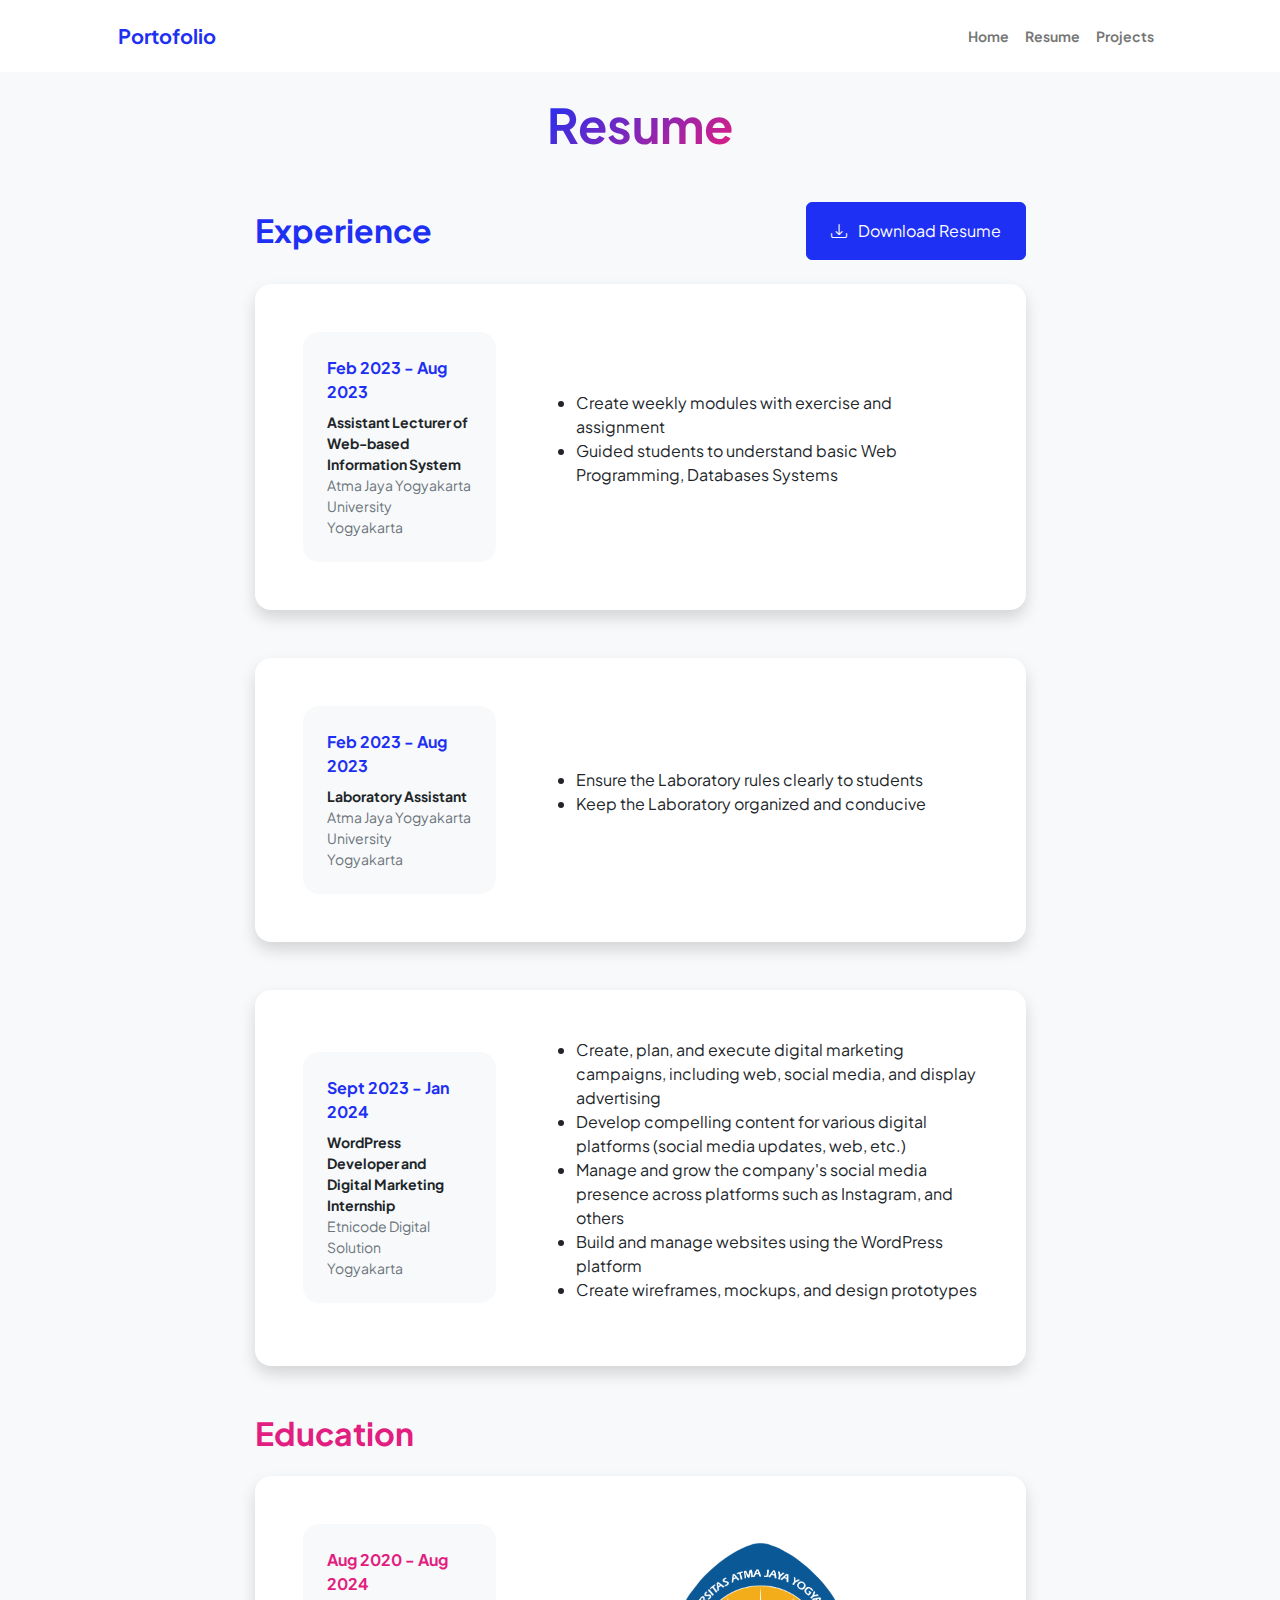
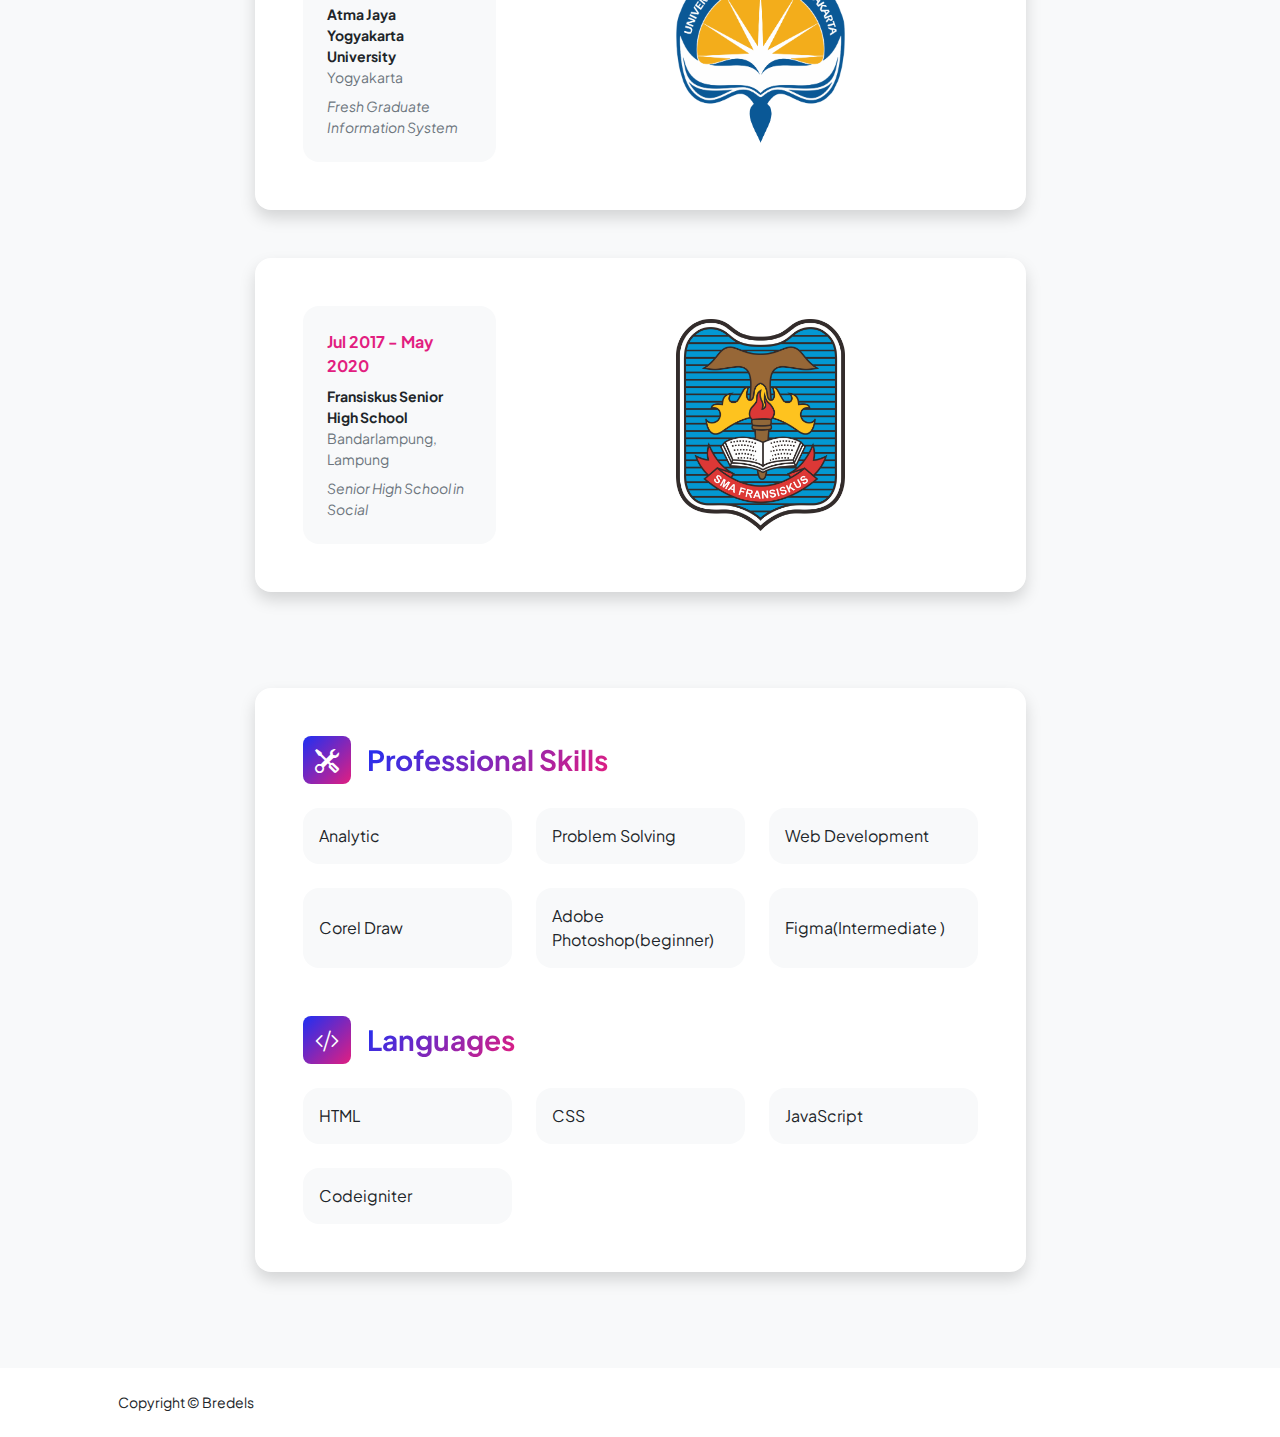
<file: resume.html>
<!DOCTYPE html>
<html lang="en">
    <style>
        .padding-top-example {
            padding-top: 3rem; /* Hanya padding atas yang diatur */
        }
    </style>
    <head>
        <meta charset="utf-8" />
        <meta name="viewport" content="width=device-width, initial-scale=1, shrink-to-fit=no" />
        <meta name="description" content="" />
        <meta name="author" content="" />
        <title>Resume - Portofolio</title>
        <!-- Favicon-->
        <link rel="icon" type="image/x-icon" href="assets/favicon.ico" />
        <!-- Custom Google font-->
        <link rel="preconnect" href="https://fonts.googleapis.com" />
        <link rel="preconnect" href="https://fonts.gstatic.com" crossorigin />
        <link href="https://fonts.googleapis.com/css2?family=Plus+Jakarta+Sans:wght@100;200;300;400;500;600;700;800;900&amp;display=swap" rel="stylesheet" />
        <!-- Bootstrap icons-->
        <link href="https://cdn.jsdelivr.net/npm/bootstrap-icons@1.8.1/font/bootstrap-icons.css" rel="stylesheet" />
        <!-- Core theme CSS (includes Bootstrap)-->
        <link href="css/styles.css" rel="stylesheet" />
    </head>
    <body class="d-flex flex-column h-100 bg-light">
        <main class="flex-shrink-0">
            <!-- Navigation-->
            <nav class="navbar navbar-expand-lg navbar-light bg-white py-3 fixed-top">
                <div class="container px-5">
                    <a class="navbar-brand" href="index.html"><span class="fw-bolder text-primary">Portofolio</span></a>
                    <button class="navbar-toggler" type="button" data-bs-toggle="collapse" data-bs-target="#navbarSupportedContent" aria-controls="navbarSupportedContent" aria-expanded="false" aria-label="Toggle navigation"><span class="navbar-toggler-icon"></span></button>
                    <div class="collapse navbar-collapse" id="navbarSupportedContent">
                        <ul class="navbar-nav ms-auto mb-2 mb-lg-0 small fw-bolder">
                            <li class="nav-item"><a class="nav-link" href="index.html">Home</a></li>
                            <li class="nav-item"><a class="nav-link" href="resume.html">Resume</a></li>
                            <li class="nav-item"><a class="nav-link" href="projects.html">Projects</a></li>
<!--                             <li class="nav-item"><a class="nav-link" href="contact.html">Contact</a></li> -->
                        </ul>
                    </div>
                </div>
            </nav>
            <!-- Page Content-->
             <div class="container padding-top-example"></div>
            <div class="container px-5 my-5">
                <div class="text-center mb-5">
                    <h1 class="display-5 fw-bolder mb-5"><span class="text-gradient d-inline">Resume</span></h1>
                </div>
                <div class="row gx-5 justify-content-center">
                    <div class="col-lg-11 col-xl-9 col-xxl-8">
                        <!-- Experience Section-->
                        <section class="slide-right">
                            <div class="d-flex align-items-center justify-content-between mb-4">
                                <h2 class="text-primary fw-bolder mb-0">Experience</h2>
                                <!-- Download resume button-->
                                <!-- Note: Set the link href target to a PDF file within your project-->
                                <a class="btn btn-primary px-4 py-3" href="assets/Bernardinus Odie Kristiawan-resume.pdf">
                                    <div class="d-inline-block bi bi-download me-2"></div>
                                    Download Resume
                                </a>
                            </div>
                            <!-- Experience Card 1-->
                            <div class="card shadow border-0 rounded-4 mb-5">
                                <div class="card-body p-5">
                                    <div class="row align-items-center gx-5">
                                        <div class="col text-center text-lg-start mb-4 mb-lg-0">
                                            <div class="bg-light p-4 rounded-4">
                                                <div class="text-primary fw-bolder mb-2">Feb 2023 - Aug 2023</div>
                                                <div class="small fw-bolder">Assistant Lecturer of Web-based Information System</div>
                                                <div class="small text-muted">Atma Jaya Yogyakarta University</div>
                                                <div class="small text-muted">Yogyakarta</div>
                                            </div>
                                        </div>
                                        <div class="col-lg-8"><div>
                                            <ul>
                                                <li>Create weekly modules with exercise and assignment</li>
                                                <li>Guided students to understand basic Web Programming, Databases Systems</li>
                                            </ul>
                                        </div></div>
                                    </div>
                                </div>
                            </div>
                            <!-- Experience Card 2-->
                            <div class="card shadow border-0 rounded-4 mb-5">
                                <div class="card-body p-5">
                                    <div class="row align-items-center gx-5">
                                        <div class="col text-center text-lg-start mb-4 mb-lg-0">
                                            <div class="bg-light p-4 rounded-4">
                                                <div class="text-primary fw-bolder mb-2">Feb 2023 - Aug 2023</div>
                                                <div class="small fw-bolder">Laboratory Assistant</div>
                                                <div class="small text-muted">Atma Jaya Yogyakarta University</div>
                                                <div class="small text-muted">Yogyakarta</div>
                                            </div>
                                        </div>
                                        <div class="col-lg-8"><div>
                                            <ul>
                                                <li>Ensure  the Laboratory rules clearly to students</li>
                                                <li>Keep the Laboratory organized and conducive</li>
                                            </ul>
                                        </div></div>
                                    </div>
                                </div>
                            </div>
                            <!-- Experience Card 3-->
                            <div class="card shadow border-0 rounded-4 mb-5">
                                <div class="card-body p-5">
                                    <div class="row align-items-center gx-5">
                                        <div class="col text-center text-lg-start mb-4 mb-lg-0">
                                            <div class="bg-light p-4 rounded-4">
                                                <div class="text-primary fw-bolder mb-2">Sept 2023 - Jan 2024</div>
                                                <div class="small fw-bolder">WordPress Developer and Digital Marketing Internship</div>
                                                <div class="small text-muted">Etnicode Digital Solution</div>
                                                <div class="small text-muted">Yogyakarta</div>
                                            </div>
                                        </div>
                                        <div class="col-lg-8"><div>
                                            <ul>
                                                <li>Create, plan, and execute digital marketing campaigns, including web, social media, and display advertising</li>
                                                <li>Develop compelling content for various digital platforms (social media updates, web, etc.)</li>
                                                <li>Manage and grow the company's social media presence across platforms such as Instagram, and others</li>
                                                <li>Build and manage websites using the WordPress platform</li>
                                                <li>Create wireframes, mockups, and design prototypes</li>
                                            </ul>
                                        </div></div>
                                    </div>
                                </div>
                            </div>
                        </section>
                        <!-- Education Section-->
                        <section class="slide-left">
                            <h2 class="text-secondary fw-bolder mb-4">Education</h2>
                            <!-- Education Card 1-->
                            <div class="card shadow border-0 rounded-4 mb-5">
                                <div class="card-body p-5">
                                    <div class="row align-items-center gx-5">
                                        <div class="col text-center text-lg-start mb-4 mb-lg-0">
                                            <div class="bg-light p-4 rounded-4">
                                                <div class="text-secondary fw-bolder mb-2">Aug 2020 - Aug 2024</div>
                                                <div class="mb-2">
                                                    <div class="small fw-bolder">Atma Jaya Yogyakarta University</div>
                                                    <div class="small text-muted">Yogyakarta</div>
                                                </div>
                                                <div class="fst-italic">
                                                    <div class="small text-muted">Fresh Graduate</div>
                                                    <div class="small text-muted">Information System</div>
                                                </div>
                                            </div>
                                        </div>
                                        <div class="col-lg-8"><div>
                                            <img src="assets/Logo Atma (1).png" class="img-fluid rounded mx-auto d-block" style="max-width: 169px;">
                                        </div></div>
                                    </div>
                                </div>
                            </div>
                            <!-- Education Card 2-->
                            <div class="card shadow border-0 rounded-4 mb-5">
                                <div class="card-body p-5">
                                    <div class="row align-items-center gx-5">
                                        <div class="col text-center text-lg-start mb-4 mb-lg-0">
                                            <div class="bg-light p-4 rounded-4">
                                                <div class="text-secondary fw-bolder mb-2">Jul 2017 - May 2020</div>
                                                <div class="mb-2">
                                                    <div class="small fw-bolder">Fransiskus Senior High School</div>
                                                    <div class="small text-muted">Bandarlampung, Lampung</div>
                                                </div>
                                                <div class="fst-italic">
                                                    <div class="small text-muted">Senior High School in Social</div>
                                                </div>
                                            </div>
                                        </div>
                                        <div class="col-lg-8"><div>
                                            <img src="assets/R (5).png" class="img-fluid rounded mx-auto d-block" style="max-width: 169px;">
                                        </div></div>
                                    </div>
                                </div>
                            </div>
                        </section>
                        <!-- Divider-->
                        <div class="pb-5"></div>
                        <!-- Skills Section-->
                        <section>
                            <!-- Skillset Card-->
                            <div class="card shadow border-0 rounded-4 mb-5">
                                <div class="card-body p-5">
                                    <!-- Professional skills list-->
                                    <div class="mb-5">
                                        <div class="d-flex align-items-center mb-4">
                                            <div class="feature bg-primary bg-gradient-primary-to-secondary text-white rounded-3 me-3"><i class="bi bi-tools"></i></div>
                                            <h3 class="fw-bolder mb-0"><span class="text-gradient d-inline">Professional Skills</span></h3>
                                        </div>
                                        <div class="row row-cols-1 row-cols-md-3 mb-4">
                                            <div class="col mb-4 mb-md-0"><div class="d-flex align-items-center bg-light rounded-4 p-3 h-100">Analytic</div></div>
                                            <div class="col mb-4 mb-md-0"><div class="d-flex align-items-center bg-light rounded-4 p-3 h-100">Problem Solving</div></div>
                                            <div class="col"><div class="d-flex align-items-center bg-light rounded-4 p-3 h-100">Web Development</div></div>
                                        </div>
                                        <div class="row row-cols-1 row-cols-md-3">
                                            <div class="col mb-4 mb-md-0"><div class="d-flex align-items-center bg-light rounded-4 p-3 h-100">Corel Draw</div></div>
                                            <div class="col mb-4 mb-md-0"><div class="d-flex align-items-center bg-light rounded-4 p-3 h-100">Adobe Photoshop(beginner)</div></div>
                                            <div class="col"><div class="d-flex align-items-center bg-light rounded-4 p-3 h-100">Figma(Intermediate )</div></div>
                                        </div>
                                    </div>
                                    <!-- Languages list-->
                                    <div class="mb-0">
                                        <div class="d-flex align-items-center mb-4">
                                            <div class="feature bg-primary bg-gradient-primary-to-secondary text-white rounded-3 me-3"><i class="bi bi-code-slash"></i></div>
                                            <h3 class="fw-bolder mb-0"><span class="text-gradient d-inline">Languages</span></h3>
                                        </div>
                                        <div class="row row-cols-1 row-cols-md-3 mb-4">
                                            <div class="col mb-4 mb-md-0"><div class="d-flex align-items-center bg-light rounded-4 p-3 h-100">HTML</div></div>
                                            <div class="col mb-4 mb-md-0"><div class="d-flex align-items-center bg-light rounded-4 p-3 h-100">CSS</div></div>
                                            <div class="col"><div class="d-flex align-items-center bg-light rounded-4 p-3 h-100">JavaScript</div></div>
                                        </div>
                                        <div class="row row-cols-1 row-cols-md-3">
                                            <div class="col mb-4 mb-md-0"><div class="d-flex align-items-center bg-light rounded-4 p-3 h-100">Codeigniter</div></div>
                                            <!-- <div class="col mb-4 mb-md-0"><div class="d-flex align-items-center bg-light rounded-4 p-3 h-100">Ruby</div></div>
                                            <div class="col"><div class="d-flex align-items-center bg-light rounded-4 p-3 h-100">Node.js</div></div> -->
                                        </div>
                                    </div>
                                </div>
                            </div>
                        </section>
                    </div>
                </div>
            </div>
        </main>
        <!-- Footer-->
        <footer class="bg-white py-4 mt-auto">
            <div class="container px-5">
                <div class="row align-items-center justify-content-between flex-column flex-sm-row">
                    <div class="col-auto"><div class="small m-0">Copyright &copy; Bredels </div></div>
<!--                     <div class="col-auto">
                        <a class="small" href="#!">Privacy</a>
                        <span class="mx-1">&middot;</span>
                        <a class="small" href="#!">Terms</a>
                        <span class="mx-1">&middot;</span>
                        <a class="small" href="#!">Contact</a>
                    </div> -->
                </div>
            </div>
        </footer>
        <!-- Bootstrap core JS-->
        <script src="https://cdn.jsdelivr.net/npm/bootstrap@5.2.3/dist/js/bootstrap.bundle.min.js"></script>
        <!-- Core theme JS-->
        <script src="js/scripts.js"></script>
    </body>
</html>
</file>
